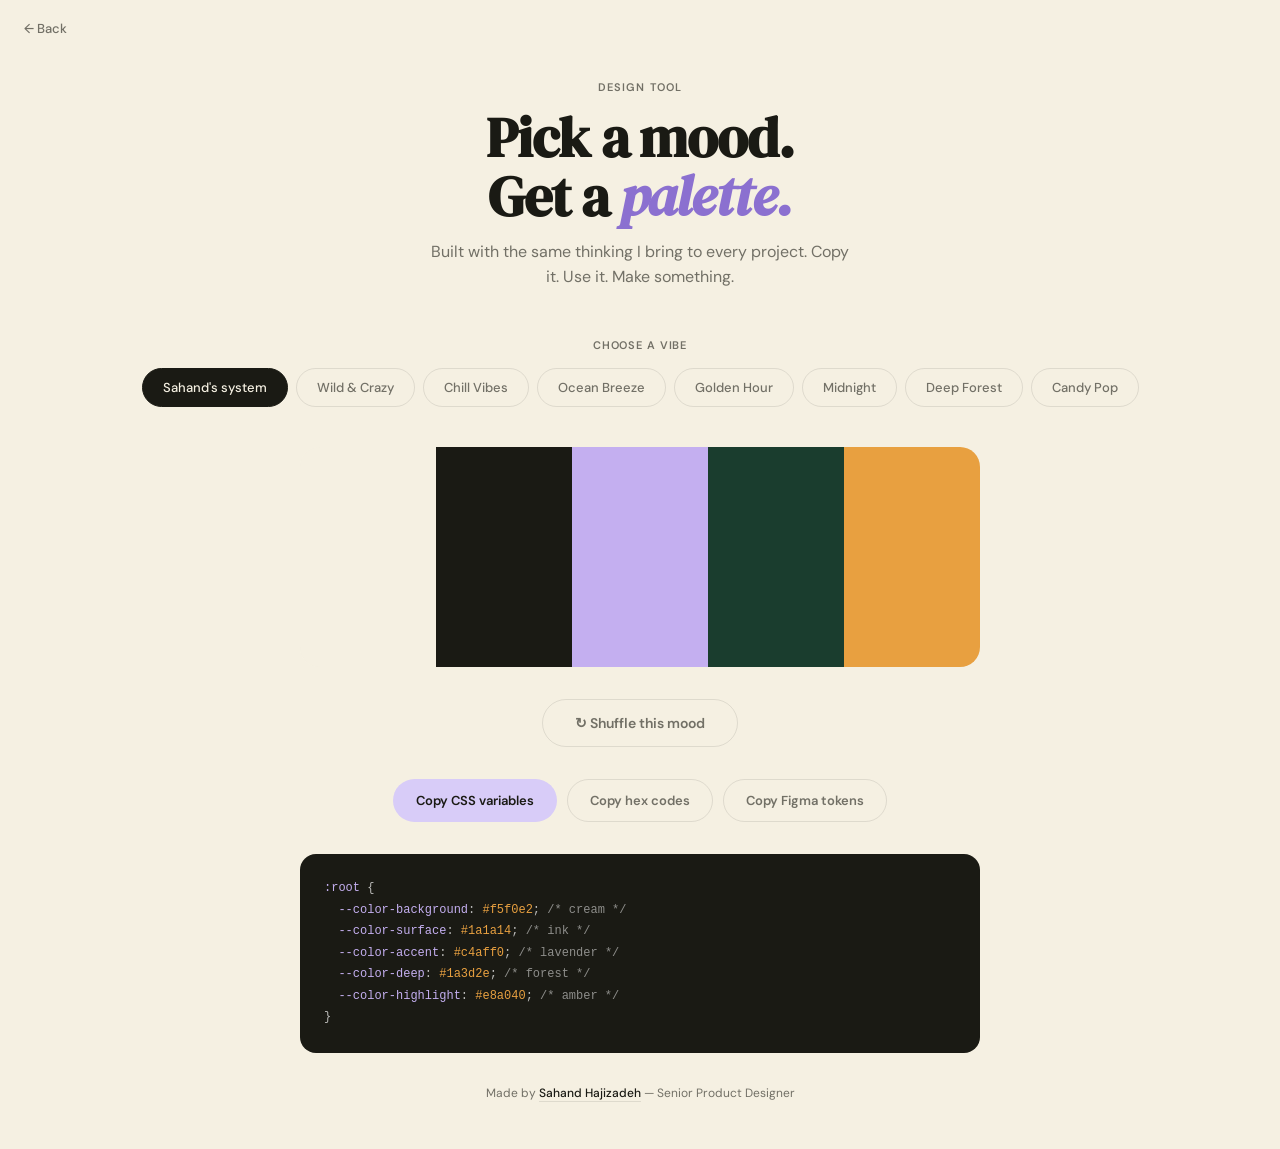
<file: palette-generator.html>
<!DOCTYPE html>
<html lang="en">
<head>
<!-- Google Analytics (GA4) -->
<script async src="https://www.googletagmanager.com/gtag/js?id=G-C4LZGKHBF6"></script>
<script>window.dataLayer=window.dataLayer||[];function gtag(){dataLayer.push(arguments);}gtag('js',new Date());gtag('config','G-C4LZGKHBF6');</script>
<meta charset="UTF-8">
<meta name="viewport" content="width=device-width, initial-scale=1.0">
<title>Palette Generator — Sahand Hajizadeh</title>
<link rel="icon" type="image/svg+xml" href="data:image/svg+xml,<svg xmlns='http://www.w3.org/2000/svg' viewBox='0 0 32 32'><rect width='32' height='32' rx='8' fill='%231a1a14'/><text x='50%25' y='54%25' dominant-baseline='middle' text-anchor='middle' font-family='Georgia,serif' font-style='italic' font-size='20' fill='%23c4aff0'>S</text></svg>">
<link href="https://fonts.googleapis.com/css2?family=DM+Serif+Display:ital@0;1&family=DM+Sans:wght@300;400;500;600&display=swap" rel="stylesheet">
<style>
*,*::before,*::after{box-sizing:border-box;margin:0;padding:0;}
:root{
  --cream:#f5f0e2;
  --ink:#1a1a14;
  --ink-60:rgba(26,26,20,0.6);
  --ink-15:rgba(26,26,20,0.1);
  --lavender:#c4aff0;
  --lavender-bg:#d8ccf8;
  --lavender-dark:#8b70d0;
  --rule:rgba(26,26,20,0.1);
  --radius:20px;
}
html,body{min-height:100vh;background:var(--cream);font-family:'DM Sans',system-ui,sans-serif;color:var(--ink);-webkit-font-smoothing:antialiased;}
body{display:flex;flex-direction:column;align-items:center;justify-content:flex-start;padding:80px 24px 48px;}

.back-link{position:fixed;top:20px;left:24px;font-size:13px;font-weight:500;color:var(--ink-60);text-decoration:none;display:flex;align-items:center;gap:6px;transition:color 0.15s;}
.back-link:hover{color:var(--ink);}

.page-header{text-align:center;margin-bottom:48px;}
.eyebrow{font-size:11px;font-weight:600;letter-spacing:0.1em;text-transform:uppercase;color:var(--ink-60);margin-bottom:14px;}
.page-title{font-family:'DM Serif Display',serif;font-size:clamp(32px,6vw,56px);line-height:1.06;letter-spacing:-0.02em;margin-bottom:12px;}
.page-title em{font-style:italic;color:var(--lavender-dark);}
.page-sub{font-size:16px;color:var(--ink-60);max-width:420px;margin:0 auto;line-height:1.6;}

/* MOOD PICKER */
.mood-section{margin-bottom:40px;text-align:center;}
.mood-label{font-size:11px;font-weight:600;letter-spacing:0.08em;text-transform:uppercase;color:var(--ink-60);margin-bottom:16px;}
.mood-pills{display:flex;gap:8px;flex-wrap:wrap;justify-content:center;}
.mood-pill{
  font-size:13px;font-weight:500;padding:10px 20px;border-radius:50px;
  border:1.5px solid var(--rule);background:transparent;color:var(--ink-60);
  cursor:pointer;transition:all 0.2s cubic-bezier(0.16,1,0.3,1);
  font-family:'DM Sans',sans-serif;
}
.mood-pill:hover{border-color:var(--ink-60);color:var(--ink);}
.mood-pill.active{background:var(--ink);color:var(--cream);border-color:var(--ink);}

/* PALETTE DISPLAY */
.palette-wrap{width:100%;max-width:680px;margin-bottom:32px;}
.swatches{display:grid;grid-template-columns:repeat(5,1fr);border-radius:20px;overflow:hidden;height:220px;margin-bottom:0;}
.swatch{flex:1;display:flex;flex-direction:column;justify-content:flex-end;padding:14px;cursor:pointer;position:relative;transition:flex 0.4s cubic-bezier(0.16,1,0.3,1);}
.swatch:hover{flex:1.4;}
.swatch-hex{font-size:11px;font-weight:600;letter-spacing:0.04em;opacity:0;transition:opacity 0.2s;font-family:'DM Sans',sans-serif;}
.swatch:hover .swatch-hex{opacity:1;}
.swatch-name{font-size:10px;font-weight:500;letter-spacing:0.06em;text-transform:uppercase;opacity:0;transition:opacity 0.2s;margin-top:3px;font-family:'DM Sans',sans-serif;}
.swatch:hover .swatch-name{opacity:1;}
.copy-flash{position:absolute;top:50%;left:50%;transform:translate(-50%,-50%);font-size:11px;font-weight:600;background:rgba(0,0,0,0.6);color:white;padding:4px 10px;border-radius:20px;opacity:0;pointer-events:none;transition:opacity 0.3s;white-space:nowrap;}
.swatch.copied .copy-flash{opacity:1;}

/* EXPORT ROW */
.export-row{display:flex;gap:10px;flex-wrap:wrap;justify-content:center;margin-bottom:32px;}
.export-btn{
  font-size:13px;font-weight:600;padding:12px 22px;border-radius:50px;
  border:1.5px solid var(--rule);background:transparent;color:var(--ink-60);
  cursor:pointer;transition:all 0.2s;font-family:'DM Sans',sans-serif;
  display:flex;align-items:center;gap:7px;
}
.export-btn:hover{border-color:var(--ink);color:var(--ink);background:rgba(26,26,20,0.04);}
.export-btn.primary{background:var(--lavender-bg);border-color:transparent;color:var(--ink);}
.export-btn.primary:hover{background:var(--lavender);}
.export-btn.copied-btn{background:var(--ink);color:var(--cream);border-color:var(--ink);}

/* CODE BLOCK */
.code-section{width:100%;max-width:680px;}
.code-block{background:var(--ink);border-radius:16px;padding:24px;overflow:auto;}
.code-block pre{font-family:'SF Mono','Fira Code',monospace;font-size:12px;color:rgba(255,255,255,0.7);line-height:1.8;white-space:pre;}
.code-keyword{color:#c4aff0;}
.code-value{color:#e8a040;}
.code-prop{color:rgba(255,255,255,0.5);}

/* GENERATE BTN */
.gen-btn{
  font-size:14px;font-weight:600;padding:14px 32px;border-radius:50px;
  background:transparent;border:1.5px solid var(--rule);color:var(--ink-60);
  cursor:pointer;transition:all 0.25s cubic-bezier(0.16,1,0.3,1);
  font-family:'DM Sans',sans-serif;margin-bottom:32px;display:flex;align-items:center;gap:8px;
}
.gen-btn:hover{border-color:var(--ink);color:var(--ink);transform:translateY(-1px);}

/* CREDIT */
.credit{margin-top:32px;font-size:12px;color:var(--ink-60);text-align:center;}
.credit a{color:var(--ink);font-weight:500;text-decoration:none;border-bottom:1px solid var(--rule);}

/* ANIMATION */
.swatch{animation:swatchIn 0.5s cubic-bezier(0.16,1,0.3,1) both;}
@keyframes swatchIn{from{opacity:0;transform:scaleY(0.8);}to{opacity:1;transform:scaleY(1);}}
</style>
<script>
  window.va = window.va || function () { (window.vaq = window.vaq || []).push(arguments); };
</script>
<script defer src="https://cdn.vercel-insights.com/v1/script.js"></script>
</head>
<body>

<a href="index.html" class="back-link">← Back</a>

<div class="page-header">
  <div class="eyebrow">Design tool</div>
  <h1 class="page-title">Pick a mood.<br>Get a <em>palette.</em></h1>
  <p class="page-sub">Built with the same thinking I bring to every project. Copy it. Use it. Make something.</p>
</div>

<div class="mood-section">
  <div class="mood-label">Choose a vibe</div>
  <div class="mood-pills">
    <button class="mood-pill active" onclick="setMood('sahand')">Sahand's system</button>
    <button class="mood-pill" onclick="setMood('wild')">Wild & Crazy</button>
    <button class="mood-pill" onclick="setMood('chill')">Chill Vibes</button>
    <button class="mood-pill" onclick="setMood('ocean')">Ocean Breeze</button>
    <button class="mood-pill" onclick="setMood('golden')">Golden Hour</button>
    <button class="mood-pill" onclick="setMood('midnight')">Midnight</button>
    <button class="mood-pill" onclick="setMood('forest')">Deep Forest</button>
    <button class="mood-pill" onclick="setMood('candy')">Candy Pop</button>
  </div>
</div>

<div class="palette-wrap">
  <div class="swatches" id="swatches"></div>
</div>

<button class="gen-btn" onclick="shuffle()">↻ Shuffle this mood</button>

<div class="export-row">
  <button class="export-btn primary" onclick="copyCSS()">Copy CSS variables</button>
  <button class="export-btn" onclick="copyHex()">Copy hex codes</button>
  <button class="export-btn" onclick="copyFigma()">Copy Figma tokens</button>
</div>

<div class="code-section">
  <div class="code-block"><pre id="code-output"></pre></div>
</div>

<div class="credit">
  Made by <a href="index.html">Sahand Hajizadeh</a> — Senior Product Designer
</div>

<script>
const moods = {
  sahand: {
    palettes: [
      [{h:'#f5f0e2',n:'cream'},{h:'#1a1a14',n:'ink'},{h:'#c4aff0',n:'lavender'},{h:'#1a3d2e',n:'forest'},{h:'#e8a040',n:'amber'}],
    ],
    random: false
  },
  wild: {
    palettes: [
      [{h:'#FF3CAC',n:'hot pink'},{h:'#784BA0',n:'purple'},{h:'#2B86C5',n:'electric blue'},{h:'#FFEB3B',n:'neon yellow'},{h:'#00F5D4',n:'mint'}],
      [{h:'#F72585',n:'magenta'},{h:'#7209B7',n:'violet'},{h:'#3A0CA3',n:'indigo'},{h:'#4361EE',n:'cobalt'},{h:'#4CC9F0',n:'sky'}],
      [{h:'#FF6B6B',n:'coral'},{h:'#FFE66D',n:'lemon'},{h:'#4ECDC4',n:'teal'},{h:'#45B7D1',n:'blue'},{h:'#96E6A1',n:'mint'}],
    ]
  },
  chill: {
    palettes: [
      [{h:'#F8F4F0',n:'linen'},{h:'#D4C5B2',n:'sand'},{h:'#9B8EA0',n:'mauve'},{h:'#6B7280',n:'slate'},{h:'#374151',n:'charcoal'}],
      [{h:'#FAFAF9',n:'white'},{h:'#E7E5E4',n:'smoke'},{h:'#A8A29E',n:'stone'},{h:'#78716C',n:'warm gray'},{h:'#292524',n:'espresso'}],
      [{h:'#F0F4F8',n:'ice'},{h:'#CBD5E0',n:'mist'},{h:'#90A4B7',n:'dusk'},{h:'#546E7A',n:'slate'},{h:'#263238',n:'midnight'}],
    ]
  },
  ocean: {
    palettes: [
      [{h:'#E0F4FF',n:'sky'},{h:'#96D5F5',n:'mist'},{h:'#38B2E8',n:'wave'},{h:'#0D6FA8',n:'deep'},{h:'#03254C',n:'abyss'}],
      [{h:'#F0FFFC',n:'seafoam'},{h:'#80DEEA',n:'aqua'},{h:'#26C6DA',n:'teal'},{h:'#00838F',n:'ocean'},{h:'#004D56',n:'depth'}],
      [{h:'#E8F5E9',n:'surf'},{h:'#80CBC4',n:'tide'},{h:'#26A69A',n:'sea'},{h:'#00796B',n:'deep teal'},{h:'#004D40',n:'abyssal'}],
    ]
  },
  golden: {
    palettes: [
      [{h:'#FFF8E7',n:'champagne'},{h:'#FFD88A',n:'honey'},{h:'#F5A623',n:'amber'},{h:'#C47A1A',n:'gold'},{h:'#7A4500',n:'bronze'}],
      [{h:'#FEF3C7',n:'cream'},{h:'#FCD34D',n:'saffron'},{h:'#F59E0B',n:'amber'},{h:'#B45309',n:'copper'},{h:'#451A03',n:'mahogany'}],
      [{h:'#FFFBF0',n:'ivory'},{h:'#FFE4A0',n:'butter'},{h:'#F5B800',n:'sunflower'},{h:'#C68400',n:'harvest'},{h:'#6B4A00',n:'bark'}],
    ]
  },
  midnight: {
    palettes: [
      [{h:'#0D0D1A',n:'void'},{h:'#1A1A3E',n:'navy'},{h:'#2D2B55',n:'deep'},{h:'#7C73E6',n:'violet'},{h:'#C4B5FD',n:'lavender'}],
      [{h:'#0F0F23',n:'abyss'},{h:'#1E1B4B',n:'indigo'},{h:'#3730A3',n:'royal'},{h:'#818CF8',n:'periwinkle'},{h:'#E0E7FF',n:'ghost'}],
      [{h:'#050505',n:'black'},{h:'#111827',n:'coal'},{h:'#374151',n:'smoke'},{h:'#9CA3AF',n:'silver'},{h:'#F9FAFB',n:'white'}],
    ]
  },
  forest: {
    palettes: [
      [{h:'#F0F7F0',n:'mist'},{h:'#A8D5B5',n:'sage'},{h:'#4A9B6F',n:'fern'},{h:'#1F6B40',n:'forest'},{h:'#0D3B22',n:'deep'}],
      [{h:'#F4F9EE',n:'dew'},{h:'#C5DFA8',n:'moss'},{h:'#7CB96A',n:'leaf'},{h:'#3D7A2E',n:'pine'},{h:'#1A3D14',n:'bark'}],
      [{h:'#EEF5EE',n:'canopy'},{h:'#B5CFAA',n:'lichen'},{h:'#5D9E6A',n:'cedar'},{h:'#2E6B3E',n:'grove'},{h:'#142E1C',n:'root'}],
    ]
  },
  candy: {
    palettes: [
      [{h:'#FFF0F6',n:'blush'},{h:'#FFB3D1',n:'bubblegum'},{h:'#FF6BA8',n:'flamingo'},{h:'#E91E8C',n:'hot pink'},{h:'#9C0057',n:'berry'}],
      [{h:'#F0F8FF',n:'cloud'},{h:'#B3D9FF',n:'cotton'},{h:'#66AAFF',n:'sky blue'},{h:'#2255FF',n:'royal'},{h:'#110099',n:'cobalt'}],
      [{h:'#FFFDE7',n:'vanilla'},{h:'#FFD180',n:'peach'},{h:'#FF9100',n:'tangerine'},{h:'#E65100',n:'papaya'},{h:'#7B2500',n:'cinnamon'}],
    ]
  }
};

let currentMood = 'sahand';
let currentPalette = [...moods.sahand.palettes[0]];

function setMood(mood) {
  currentMood = mood;
  document.querySelectorAll('.mood-pill').forEach(p => p.classList.remove('active'));
  event.target.classList.add('active');
  shuffle();
}

function shuffle() {
  const mood = moods[currentMood];
  if (currentMood === 'sahand') {
    currentPalette = [...mood.palettes[0]];
  } else {
    const pool = mood.palettes;
    currentPalette = [...pool[Math.floor(Math.random() * pool.length)]];
  }
  renderSwatches();
  renderCode();
}

function renderSwatches() {
  const wrap = document.getElementById('swatches');
  wrap.innerHTML = '';
  currentPalette.forEach((s, i) => {
    const lum = luminance(s.h);
    const textColor = lum > 0.4 ? 'rgba(0,0,0,0.7)' : 'rgba(255,255,255,0.85)';
    const div = document.createElement('div');
    div.className = 'swatch';
    div.style.cssText = `background:${s.h};animation-delay:${i*0.06}s;`;
    div.innerHTML = `
      <div class="copy-flash">Copied!</div>
      <div class="swatch-hex" style="color:${textColor}">${s.h}</div>
      <div class="swatch-name" style="color:${textColor}">${s.n}</div>
    `;
    div.onclick = () => {
      navigator.clipboard.writeText(s.h);
      div.classList.add('copied');
      setTimeout(() => div.classList.remove('copied'), 1200);
    };
    wrap.appendChild(div);
  });
}

function luminance(hex) {
  const r = parseInt(hex.slice(1,3),16)/255;
  const g = parseInt(hex.slice(3,5),16)/255;
  const b = parseInt(hex.slice(5,7),16)/255;
  return 0.299*r + 0.587*g + 0.114*b;
}

function renderCode() {
  const names = ['background','surface','accent','deep','highlight'];
  const lines = currentPalette.map((s,i) => `  <span class="code-keyword">--color-${names[i]}</span>: <span class="code-value">${s.h}</span>; <span class="code-prop">/* ${s.n} */</span>`);
  document.getElementById('code-output').innerHTML = `<span class="code-keyword">:root</span> {\n${lines.join('\n')}\n}`;
}

function copyCSS() {
  const names = ['background','surface','accent','deep','highlight'];
  const text = `:root {\n${currentPalette.map((s,i) => `  --color-${names[i]}: ${s.h}; /* ${s.n} */`).join('\n')}\n}`;
  copyAndFlash(text, event.target, 'Copied CSS!');
}

function copyHex() {
  const text = currentPalette.map(s => s.h).join(', ');
  copyAndFlash(text, event.target, 'Copied hex!');
}

function copyFigma() {
  const names = ['background','surface','accent','deep','highlight'];
  const tokens = currentPalette.map((s,i) => `${names[i]}: "${s.h}"`).join('\n');
  copyAndFlash(tokens, event.target, 'Copied tokens!');
}

function copyAndFlash(text, btn, msg) {
  navigator.clipboard.writeText(text);
  const orig = btn.textContent;
  btn.classList.add('copied-btn');
  btn.textContent = '✓ ' + msg;
  setTimeout(() => { btn.classList.remove('copied-btn'); btn.textContent = orig; }, 1800);
}

renderSwatches();
renderCode();
</script>
</body>
</html>
</file>
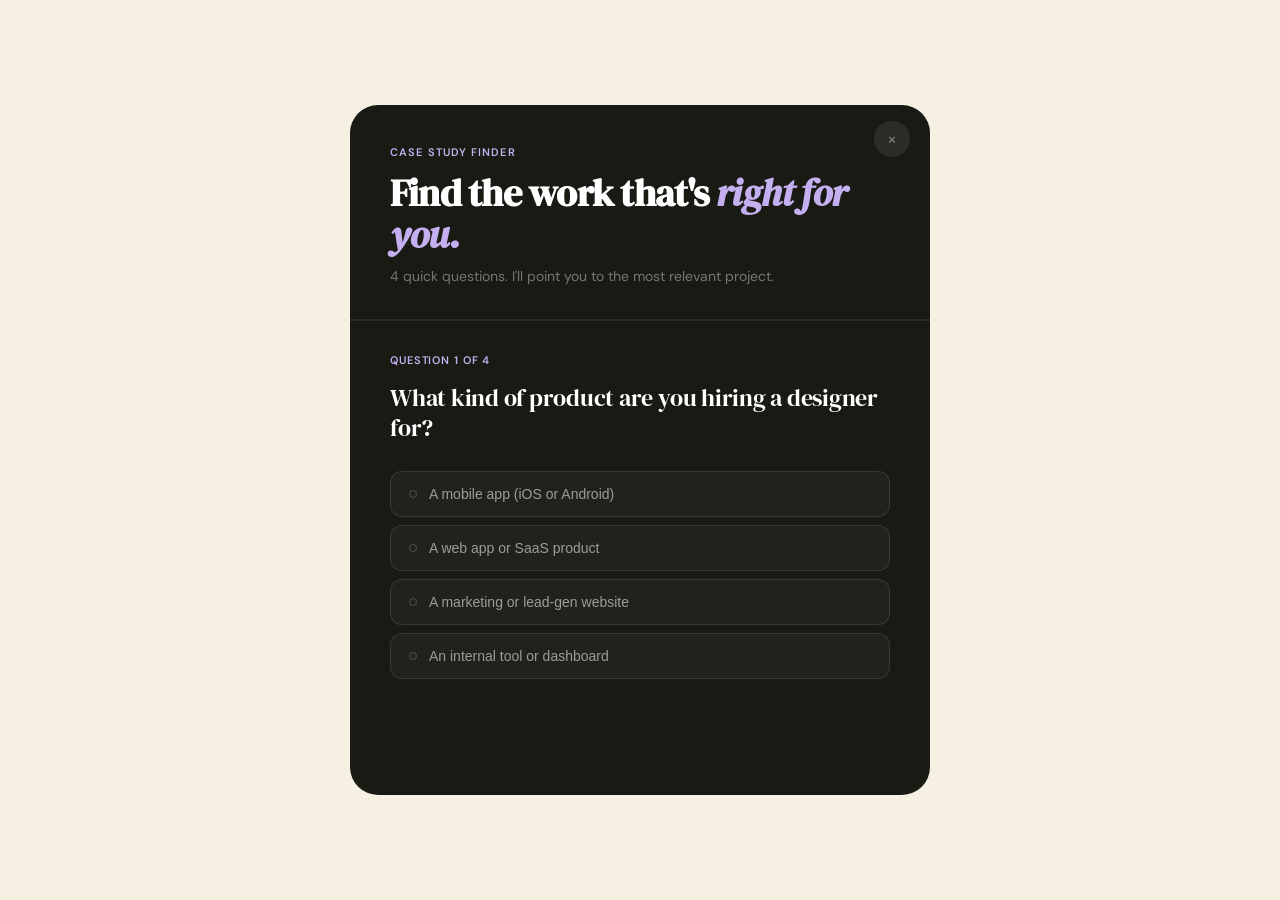
<file: project-matcher.html>
<!DOCTYPE html>
<html lang="en">
<head>
<!-- Google Analytics (GA4) -->
<script async src="https://www.googletagmanager.com/gtag/js?id=G-C4LZGKHBF6"></script>
<script>window.dataLayer=window.dataLayer||[];function gtag(){dataLayer.push(arguments);}gtag('js',new Date());gtag('config','G-C4LZGKHBF6');</script>
<meta charset="UTF-8">
<meta name="viewport" content="width=device-width, initial-scale=1.0">
<title>Find Your Case Study — Sahand Hajizadeh</title>
<link rel="icon" type="image/svg+xml" href="data:image/svg+xml,<svg xmlns='http://www.w3.org/2000/svg' viewBox='0 0 32 32'><rect width='32' height='32' rx='8' fill='%231a1a14'/><text x='50%25' y='54%25' dominant-baseline='middle' text-anchor='middle' font-family='Georgia,serif' font-style='italic' font-size='20' fill='%23c4aff0'>S</text></svg>">
<link href="https://fonts.googleapis.com/css2?family=DM+Serif+Display:ital@0;1&family=DM+Sans:wght@300;400;500;600&display=swap" rel="stylesheet">
<style>
*,*::before,*::after{box-sizing:border-box;margin:0;padding:0;}
:root{
  --cream:#f5f0e2;
  --ink:#1a1a14;
  --ink-60:rgba(26,26,20,0.6);
  --ink-15:rgba(26,26,20,0.1);
  --lavender:#c4aff0;
  --lavender-bg:#d8ccf8;
  --lavender-dark:#8b70d0;
  --green:#1a3d2e;
  --amber:#e8a040;
  --rule:rgba(26,26,20,0.1);
  --radius:20px;
}
html,body{height:100%;background:var(--cream);font-family:'DM Sans',system-ui,sans-serif;color:var(--ink);-webkit-font-smoothing:antialiased;}
body{display:flex;flex-direction:column;align-items:center;justify-content:center;min-height:100vh;padding:24px;}

/* NAV */
.back-link{position:fixed;top:20px;left:24px;font-size:13px;font-weight:500;color:var(--ink-60);text-decoration:none;display:flex;align-items:center;gap:6px;transition:color 0.15s;}
.back-link:hover{color:var(--ink);}

/* CARD */
.card{width:100%;max-width:580px;background:var(--ink);border-radius:28px;overflow:hidden;overflow-y:auto;max-height:95vh;position:relative;}
.card-top{padding:40px 40px 32px;}
.eyebrow{font-size:11px;font-weight:600;letter-spacing:0.1em;text-transform:uppercase;color:var(--lavender);margin-bottom:14px;}
.card-title{font-family:'DM Serif Display',serif;font-size:clamp(26px,5vw,38px);color:white;line-height:1.1;letter-spacing:-0.02em;margin-bottom:8px;}
.card-title em{font-style:italic;color:var(--lavender);}
.card-sub{font-size:14px;color:rgba(255,255,255,0.4);line-height:1.6;}

/* PROGRESS */
.progress-bar{height:2px;background:rgba(255,255,255,0.08);position:relative;overflow:hidden;}
.progress-fill{height:100%;background:var(--lavender);transition:width 0.5s cubic-bezier(0.16,1,0.3,1);}

/* QUESTION */
.question-wrap{padding:32px 40px 40px;min-height:280px;display:flex;flex-direction:column;}
.q-counter{font-size:11px;font-weight:600;letter-spacing:0.08em;text-transform:uppercase;color:var(--lavender);margin-bottom:16px;}
.q-text{font-family:'DM Serif Display',serif;font-size:clamp(18px,3vw,24px);color:white;line-height:1.25;letter-spacing:-0.01em;margin-bottom:28px;}
.options{display:flex;flex-direction:column;gap:8px;flex:1;}
.opt{
  padding:14px 18px;border-radius:12px;
  border:1.5px solid rgba(255,255,255,0.1);
  background:rgba(255,255,255,0.04);
  color:rgba(255,255,255,0.55);font-size:14px;font-weight:400;
  cursor:pointer;transition:all 0.2s cubic-bezier(0.16,1,0.3,1);
  text-align:left;display:flex;align-items:center;gap:12px;
}
.opt-dot{width:8px;height:8px;border-radius:50%;border:1.5px solid rgba(255,255,255,0.2);flex-shrink:0;transition:all 0.2s;}
.opt:hover{border-color:rgba(196,175,240,0.4);color:white;background:rgba(196,175,240,0.08);}
.opt:hover .opt-dot{border-color:var(--lavender);}
.opt.selected{border-color:var(--lavender);background:rgba(196,175,240,0.12);color:white;}
.opt.selected .opt-dot{background:var(--lavender);border-color:var(--lavender);}

/* NEXT BTN */
.next-row{padding:0 40px 32px;display:flex;justify-content:flex-end;}
.btn-next{
  background:var(--lavender-bg);color:var(--ink);
  font-size:14px;font-weight:600;font-family:'DM Sans',sans-serif;
  padding:13px 28px;border-radius:50px;border:none;cursor:pointer;
  transition:all 0.25s cubic-bezier(0.16,1,0.3,1);opacity:0;pointer-events:none;
  display:flex;align-items:center;gap:8px;
}
.btn-next.visible{opacity:1;pointer-events:all;}
.btn-next:hover{background:var(--lavender);transform:translateY(-2px);box-shadow:0 4px 20px rgba(196,175,240,0.3);}

/* RESULT */
.result-wrap{padding:32px 40px 40px;display:none;flex-direction:column;gap:24px;overflow-y:auto;}
.result-label{font-size:11px;font-weight:600;letter-spacing:0.1em;text-transform:uppercase;color:rgba(255,255,255,0.25);}
.result-project{
  background:rgba(255,255,255,0.05);border:1.5px solid rgba(196,175,240,0.25);
  border-radius:16px;padding:24px;
}
.result-tag{font-size:10px;font-weight:600;letter-spacing:0.08em;text-transform:uppercase;color:var(--lavender);margin-bottom:10px;}
.result-name{font-family:'DM Serif Display',serif;font-size:28px;color:white;letter-spacing:-0.02em;margin-bottom:8px;}
.result-name em{font-style:italic;color:var(--lavender);}
.result-why{font-size:13px;color:rgba(255,255,255,0.5);line-height:1.65;margin-bottom:20px;}
.result-stat{font-size:11px;font-weight:600;letter-spacing:0.06em;text-transform:uppercase;color:rgba(255,255,255,0.2);margin-bottom:16px;}
.stat-pills{display:flex;gap:8px;flex-wrap:wrap;margin-bottom:20px;}
.stat-pill{font-size:12px;color:rgba(255,255,255,0.55);background:rgba(255,255,255,0.06);padding:5px 12px;border-radius:20px;}
.result-cta{
  display:inline-flex;align-items:center;gap:8px;
  background:var(--lavender-bg);color:var(--ink);
  font-size:13px;font-weight:600;font-family:'DM Sans',sans-serif;
  padding:12px 24px;border-radius:50px;text-decoration:none;
  transition:all 0.25s cubic-bezier(0.16,1,0.3,1);
}
.result-cta:hover{background:var(--lavender);transform:translateY(-2px);}
.result-also{font-size:13px;color:rgba(255,255,255,0.3);margin-top:4px;}
.also-links{display:flex;gap:8px;flex-wrap:wrap;margin-top:8px;}
.also-link{font-size:12px;color:rgba(196,175,240,0.6);text-decoration:none;padding:5px 12px;border:1px solid rgba(196,175,240,0.2);border-radius:20px;transition:all 0.2s;}
.also-link:hover{color:var(--lavender);border-color:rgba(196,175,240,0.4);}
.restart-btn{background:transparent;border:1.5px solid rgba(255,255,255,0.12);color:rgba(255,255,255,0.35);font-size:13px;font-weight:500;font-family:'DM Sans',sans-serif;padding:11px 22px;border-radius:50px;cursor:pointer;transition:all 0.2s;align-self:flex-start;}
.restart-btn:hover{border-color:rgba(255,255,255,0.3);color:rgba(255,255,255,0.7);}

/* TRANSITIONS */
.fade{animation:fadeIn 0.4s cubic-bezier(0.16,1,0.3,1);}
@keyframes fadeIn{from{opacity:0;transform:translateY(10px);}to{opacity:1;transform:translateY(0);}}
</style>
<script>
  window.va = window.va || function () { (window.vaq = window.vaq || []).push(arguments); };
</script>
<script defer src="https://cdn.vercel-insights.com/v1/script.js"></script>
</head>
<body>

<div class="card">
  <a href="index.html" style="position:absolute;top:16px;right:20px;width:36px;height:36px;border-radius:50%;background:rgba(255,255,255,0.08);display:flex;align-items:center;justify-content:center;font-size:18px;color:rgba(255,255,255,0.4);text-decoration:none;transition:all 0.2s;z-index:10;" onmouseenter="this.style.background='rgba(255,255,255,0.15)';this.style.color='white'" onmouseleave="this.style.background='rgba(255,255,255,0.08)';this.style.color='rgba(255,255,255,0.4)'">×</a>
  <div class="card-top">
    <div class="eyebrow">Case study finder</div>
    <h1 class="card-title">Find the work that's <em>right for you.</em></h1>
    <p class="card-sub">4 quick questions. I'll point you to the most relevant project.</p>
  </div>

  <div class="progress-bar"><div class="progress-fill" id="progress" style="width:0%"></div></div>

  <div class="question-wrap" id="question-wrap">
    <div class="q-counter" id="q-counter">Question 1 of 4</div>
    <div class="q-text" id="q-text"></div>
    <div class="options" id="options"></div>
  </div>

  <div class="next-row">
    <button class="btn-next" id="btn-next" onclick="nextQuestion()">Next →</button>
  </div>

  <div class="result-wrap" id="result-wrap"></div>
</div>

<script>
const questions = [
  {
    q: "What kind of product are you hiring a designer for?",
    opts: [
      { label: "A mobile app (iOS or Android)", tags: ["mobile"] },
      { label: "A web app or SaaS product", tags: ["web","enterprise"] },
      { label: "A marketing or lead-gen website", tags: ["growth"] },
      { label: "An internal tool or dashboard", tags: ["enterprise"] },
    ]
  },
  {
    q: "What matters most to you right now?",
    opts: [
      { label: "Growing users, signups, or revenue", tags: ["growth"] },
      { label: "Handling complex UX and information architecture", tags: ["enterprise","mobile"] },
      { label: "Building or scaling a design system", tags: ["mobile","systems"] },
      { label: "Shipping fast with high craft", tags: ["growth","enterprise"] },
    ]
  },
  {
    q: "How would you describe your team's scale?",
    opts: [
      { label: "Small and scrappy — moving fast", tags: ["growth"] },
      { label: "Mid-size, cross-functional teams", tags: ["enterprise","mobile"] },
      { label: "Large org, lots of stakeholders", tags: ["enterprise","systems"] },
      { label: "Just me or early stage", tags: ["growth","mobile"] },
    ]
  },
  {
    q: "What's the experience level you're looking for?",
    opts: [
      { label: "Someone who can own design end-to-end", tags: ["mobile","enterprise"] },
      { label: "A designer who can also build and ship", tags: ["growth"] },
      { label: "A strategic design partner with deep craft", tags: ["enterprise","systems"] },
      { label: "Someone with proven impact and metrics", tags: ["growth","mobile"] },
    ]
  }
];

const projects = {
  golf: {
    tag: "UX · Web · Growth",
    name: "Golf <em>Ranch.</em>",
    why: "You're looking for a designer who drives real business outcomes — not just pretty screens. Golf Ranch is the proof: full lead-gen platform, conversion stack, SEO overhaul, and measurable results.",
    stats: ["4× membership signups", "+25% organic traffic", "6 locations", "Webflow + GA4 + GTM"],
    url: "golf-ranch.html",
    cta: "Open case study →",
    key: "growth"
  },
  inkwell: {
    tag: "Enterprise UX · Dashboards · AI",
    name: "Ink<em>well.</em>",
    why: "You need someone who can navigate complex information architecture, enterprise workflows, and high-stakes UI decisions. Inkwell is that work — scenario comparison dashboards, flag annotation systems, GIS mapping.",
    stats: ["Dashboards", "Workflow UX", "AI integration", "GIS mapping"],
    url: "inkwell.html",
    cta: "View case study (password: sahand2026) →",
    key: "enterprise"
  },
  evernote: {
    tag: "Mobile · Design Systems · iOS & Android",
    name: "Ever<em>note.</em>",
    why: "You're scaling a product with millions of users and need someone who's done it before. 250M+ users, full mobile redesign, design system built from scratch. 4.7 years of deep, sustained craft.",
    stats: ["250M+ users", "iOS & Android", "Design system", "4.7 years"],
    url: "evernote.html",
    cta: "View case study →",
    key: "mobile"
  }
};

const also = {
  golf: ["Inkwell", "Evernote"],
  inkwell: ["Evernote", "Golf Ranch"],
  evernote: ["Inkwell", "Golf Ranch"]
};

const alsoUrls = { "Golf Ranch": "golf-ranch.html", "Inkwell": "inkwell.html", "Evernote": "evernote.html" };

let current = 0;
let answers = [];
let selected = null;

function render() {
  const q = questions[current];
  document.getElementById('q-counter').textContent = `Question ${current + 1} of ${questions.length}`;
  document.getElementById('q-text').textContent = q.q;
  document.getElementById('progress').style.width = `${(current / questions.length) * 100}%`;

  const opts = document.getElementById('options');
  opts.innerHTML = '';
  q.opts.forEach((o, i) => {
    const btn = document.createElement('button');
    btn.className = 'opt fade';
    btn.style.animationDelay = `${i * 0.06}s`;
    btn.innerHTML = `<span class="opt-dot"></span>${o.label}`;
    btn.onclick = () => selectOpt(btn, o, i);
    opts.appendChild(btn);
  });

  selected = null;
  document.getElementById('btn-next').classList.remove('visible');
  document.querySelector('.question-wrap').classList.add('fade');
}

function selectOpt(btn, opt, idx) {
  document.querySelectorAll('.opt').forEach(b => b.classList.remove('selected'));
  btn.classList.add('selected');
  selected = opt;
  document.getElementById('btn-next').classList.add('visible');
  if (current === questions.length - 1) {
    document.getElementById('btn-next').textContent = 'See my result →';
  }
}

function nextQuestion() {
  if (!selected) return;
  answers.push(selected.tags);
  if (current < questions.length - 1) {
    current++;
    render();
  } else {
    showResult();
  }
}

function showResult() {
  const scores = { golf: 0, inkwell: 0, evernote: 0 };
  answers.forEach(tags => {
    tags.forEach(tag => {
      if (tag === 'growth') scores.golf += 2;
      if (tag === 'enterprise') scores.inkwell += 2;
      if (tag === 'mobile' || tag === 'systems') scores.evernote += 2;
      if (tag === 'mobile') scores.golf += 0.5;
      if (tag === 'web') scores.golf += 1;
    });
  });

  const winner = Object.entries(scores).sort((a,b) => b[1]-a[1])[0][0];
  const proj = projects[winner];
  const alsoList = also[winner];

  document.getElementById('progress').style.width = '100%';
  document.getElementById('question-wrap').style.display = 'none';
  document.querySelector('.next-row').style.display = 'none';

  const rw = document.getElementById('result-wrap');
  rw.style.display = 'flex';
  rw.innerHTML = `
    <div class="result-label fade">Your match</div>
    <div class="result-project fade" style="animation-delay:0.1s">
      <div class="result-tag">${proj.tag}</div>
      <div class="result-name">${proj.name}</div>
      <p class="result-why">${proj.why}</p>
      <div class="result-stat">Key outcomes</div>
      <div class="stat-pills">${proj.stats.map(s => `<span class="stat-pill">${s}</span>`).join('')}</div>
      <a href="${proj.url}" class="result-cta">${proj.cta}</a>
    </div>
    <div class="fade" style="animation-delay:0.2s">
      <p class="result-also">Also worth looking at</p>
      <div class="also-links">
        ${alsoList.map(name => `<a href="${alsoUrls[name]}" class="also-link">${name} →</a>`).join('')}
      </div>
    </div>
    <button class="restart-btn fade" style="animation-delay:0.3s" onclick="restart()">← Start over</button>
  `;
}

function restart() {
  current = 0;
  answers = [];
  selected = null;
  document.getElementById('question-wrap').style.display = 'flex';
  document.querySelector('.next-row').style.display = 'flex';
  document.getElementById('result-wrap').style.display = 'none';
  document.getElementById('btn-next').textContent = 'Next →';
  render();
}

render();
</script>
</body>
</html>
</file>
